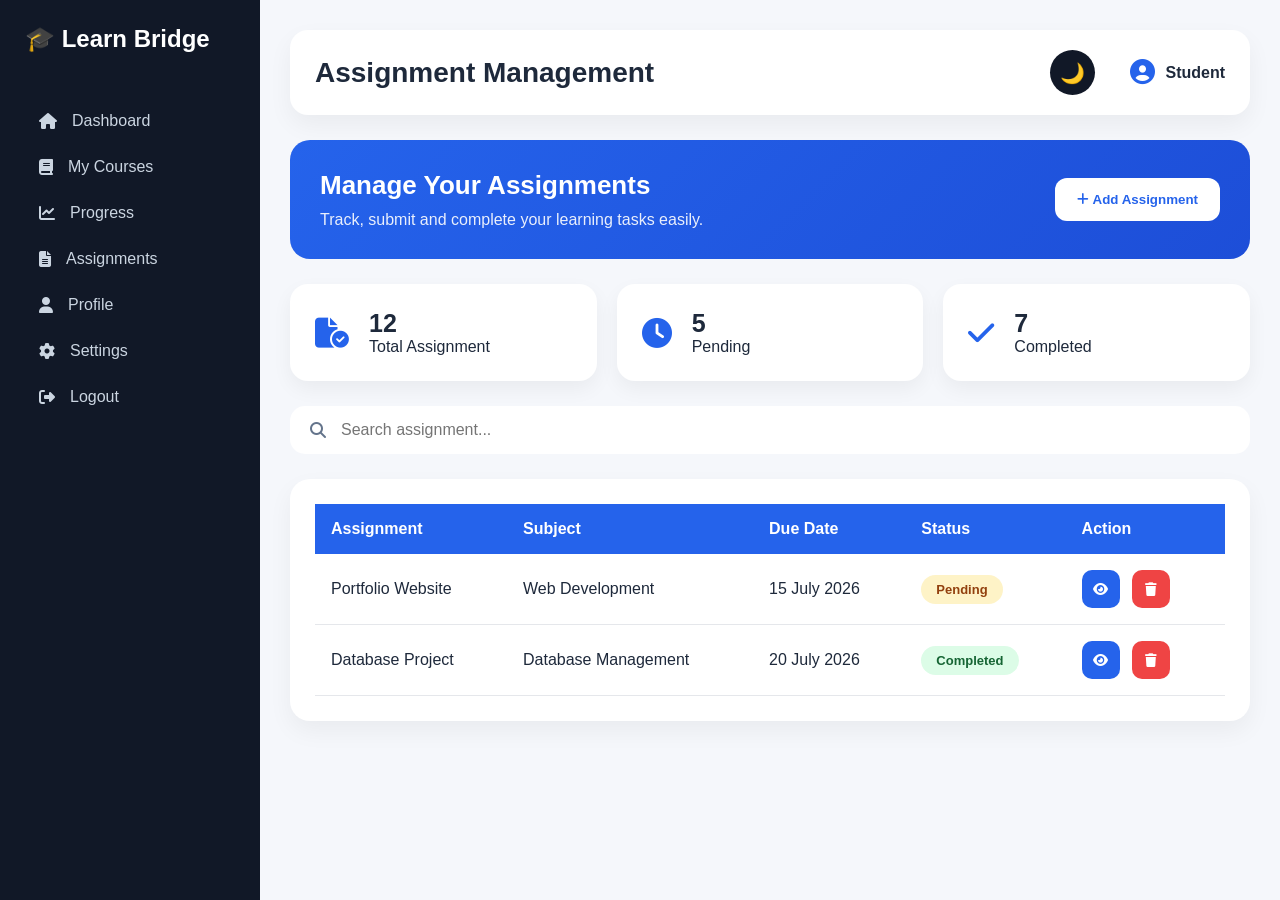
<file: assignment.html>
<!DOCTYPE html>
<html lang="en">

<head>

<meta charset="UTF-8">
<meta name="viewport" content="width=device-width, initial-scale=1.0">

<title>Assignment Management</title>


<link rel="stylesheet" href="assignment.css">


<link rel="stylesheet"
href="https://cdnjs.cloudflare.com/ajax/libs/font-awesome/6.5.2/css/all.min.css">


</head>


<body>


<div class="container">



<!-- SIDEBAR -->

<aside class="sidebar">


<div class="logo">

🎓 Learn Bridge

</div>



<ul>
<a href="dashboard.html">
<i class="fa-solid fa-house"></i> Dashboard
</a>

<a href="course.html">
<i class="fa-solid fa-book"></i> My Courses
</a>

<a href="progress.html" class="active">
<i class="fa-solid fa-chart-line"></i> Progress
</a>

<a href="assignment.html">
<i class="fa-solid fa-file-lines"></i> Assignments
</a>

<a href="profile.html">
<i class="fa-solid fa-user"></i> Profile
</a>

<a href="settings.html">
<i class="fa-solid fa-gear"></i>
Settings
</a>

<a href="login.html">
<i class="fa-solid fa-right-from-bracket"></i> Logout
</a>

</ul>


</aside>







<!-- MAIN CONTENT -->


<main class="main">



<!-- TOP BAR -->
 <header class="topbar">

<h1>
Assignment Management
</h1>


<div class="top-actions">

<button id="themeToggle" class="theme-btn">
🌙
</button>


<div class="user">

<i class="fa-solid fa-circle-user"></i>

Student

</div>

</div>


</header>







<!-- WELCOME CARD -->


<section class="welcome-card">


<div>


<h2>
Manage Your Assignments
</h2>


<p>
Track, submit and complete your learning tasks easily.
</p>


</div>


<button id="addAssignment">


<i class="fa-solid fa-plus"></i>

Add Assignment

</button>



</section>







<!-- STATS -->


<section class="stats">



<div class="stat-card">


<i class="fa-solid fa-file-circle-check"></i>


<div>

<h3>
12
</h3>


<p>
Total Assignment
</p>


</div>


</div>





<div class="stat-card">


<i class="fa-solid fa-clock"></i>


<div>

<h3>
5
</h3>


<p>
Pending
</p>


</div>


</div>






<div class="stat-card">


<i class="fa-solid fa-check"></i>


<div>

<h3>
7
</h3>


<p>
Completed
</p>


</div>


</div>



</section>









<!-- SEARCH -->


<div class="search-box">


<i class="fa-solid fa-search"></i>


<input 
type="text"
id="searchAssignment"
placeholder="Search assignment..."
>


</div>









<!-- ASSIGNMENT TABLE -->


<section class="assignment-card">


<table id="assignmentTable">



<thead>


<tr>

<th>
Assignment
</th>


<th>
Subject
</th>


<th>
Due Date
</th>


<th>
Status
</th>


<th>
Action
</th>


</tr>


</thead>





<tbody>



<tr>


<td>
Portfolio Website
</td>


<td>
Web Development
</td>


<td>
15 July 2026
</td>


<td>

<span class="status pending">

Pending

</span>

</td>



<td>


<button class="view-btn">

<i class="fa-solid fa-eye"></i>

</button>




<button class="delete-btn">

<i class="fa-solid fa-trash"></i>

</button>



</td>


</tr>







<tr>


<td>
Database Project
</td>


<td>
Database Management
</td>


<td>
20 July 2026
</td>


<td>

<span class="status completed">

Completed

</span>

</td>



<td>


<button class="view-btn">

<i class="fa-solid fa-eye"></i>

</button>




<button class="delete-btn">

<i class="fa-solid fa-trash"></i>

</button>



</td>


</tr>





</tbody>



</table>



</section>






</main>


</div>






<script src="dashboard.js"></script>


</body>


</html>
</file>
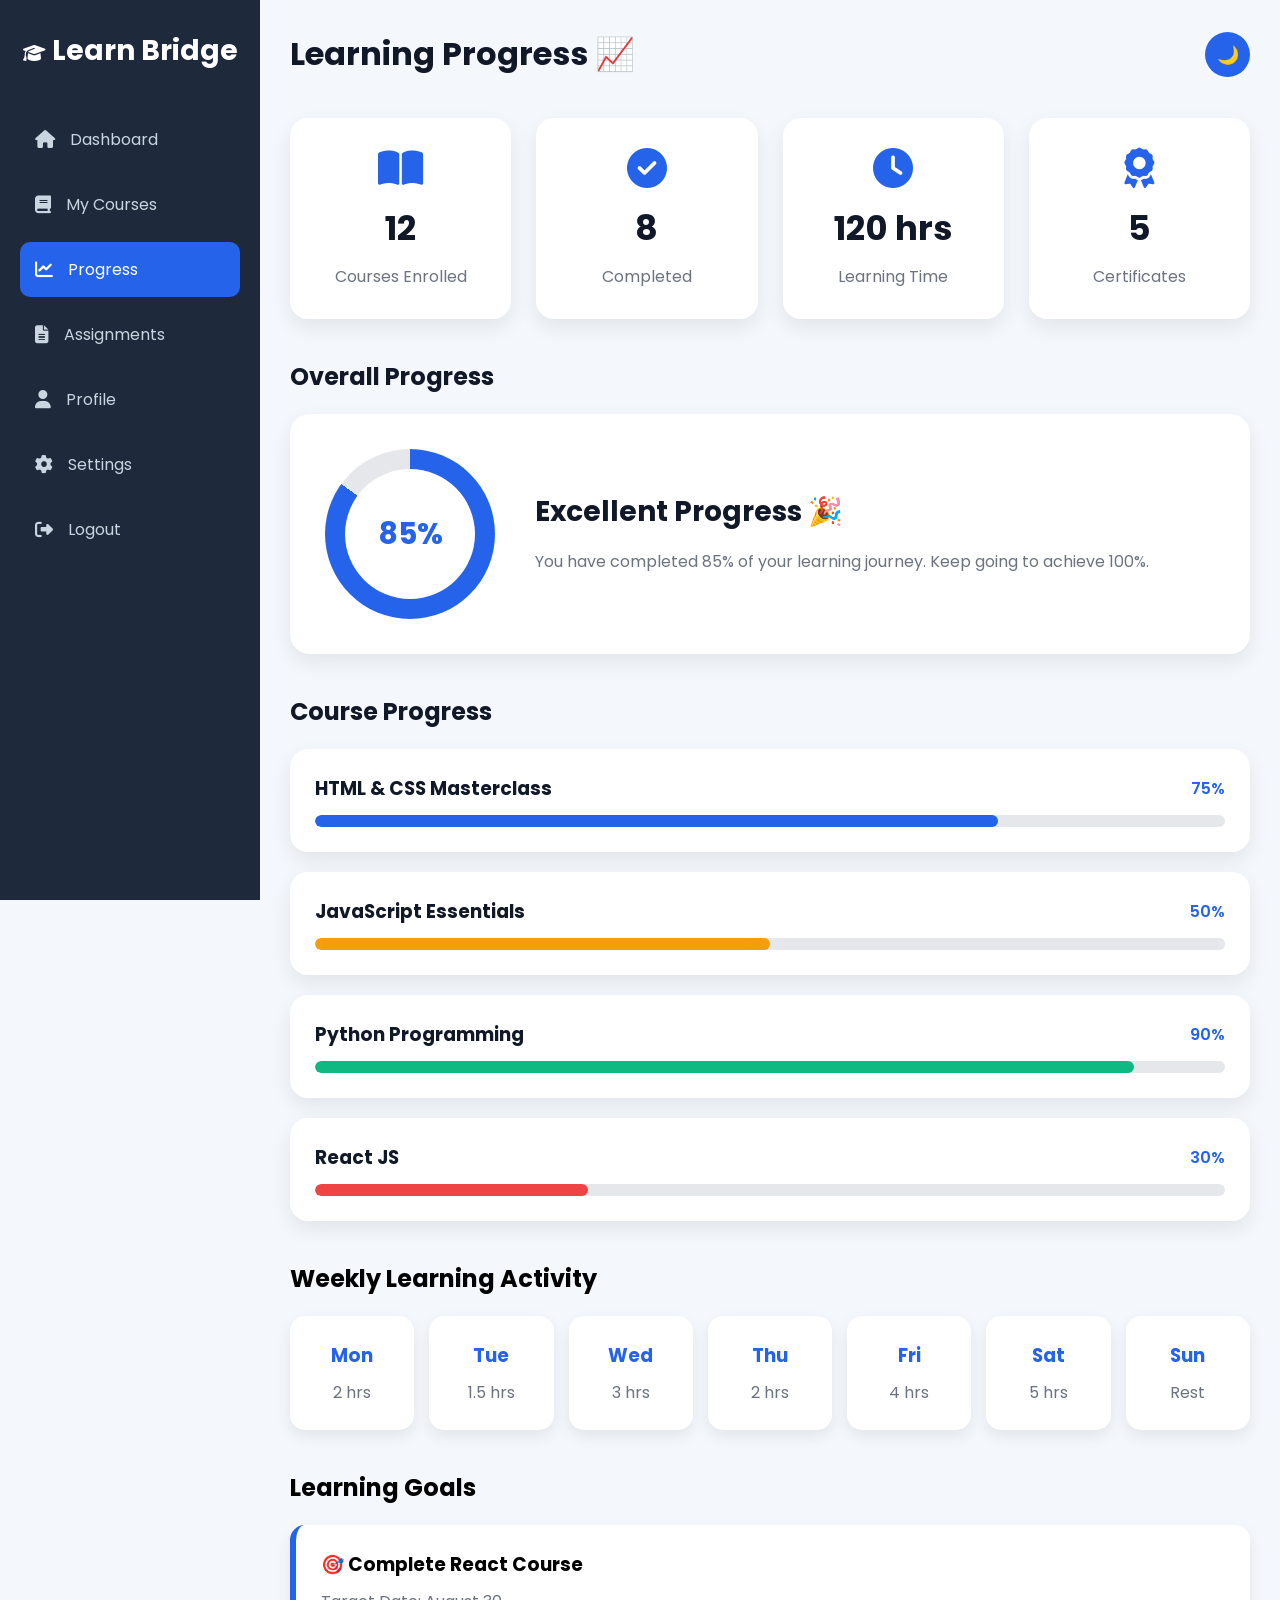
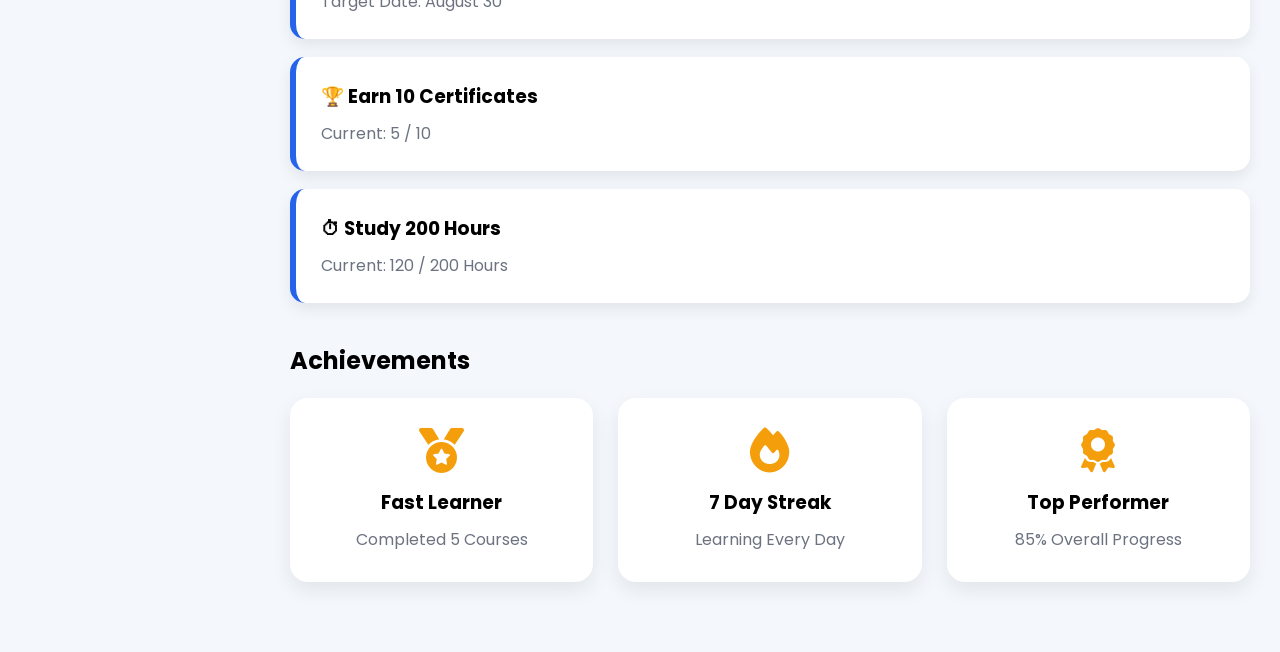
<file: progress.html>
<!DOCTYPE html>
<html lang="en">

<head>

<meta charset="UTF-8">
<meta name="viewport" content="width=device-width, initial-scale=1.0">

<title>Learning Progress | Learn Bridge</title>

<link rel="stylesheet" href= "progress.css">

<link rel="stylesheet"
href="https://cdnjs.cloudflare.com/ajax/libs/font-awesome/6.5.2/css/all.min.css">

</head>

<body>

<div class="container">

<!-- Sidebar -->

<aside class="sidebar">

<h2><i class="fa-solid fa-graduation-cap"></i> Learn Bridge</h2>

<a href="dashboard.html">
<i class="fa-solid fa-house"></i> Dashboard
</a>

<a href="course.html">
<i class="fa-solid fa-book"></i> My Courses
</a>

<a href="progress.html" class="active">
<i class="fa-solid fa-chart-line"></i> Progress
</a>

<a href="assignment.html">
<i class="fa-solid fa-file-lines"></i> Assignments
</a>

<a href="profile.html">
<i class="fa-solid fa-user"></i> Profile
</a>

<a href="settings.html">
<i class="fa-solid fa-gear"></i>
Settings
</a>

<a href="login.html">
<i class="fa-solid fa-right-from-bracket"></i> Logout
</a>

</aside>

<!-- Main -->

<div class="main">

<div class="topbar">

<h1>Learning Progress 📈</h1>

<button id="themeToggle">🌙</button>

</div>

<!-- Summary -->

<section class="summary">

<div class="summary-card">
<i class="fa-solid fa-book-open"></i>
<h2>12</h2>
<p>Courses Enrolled</p>
</div>

<div class="summary-card">
<i class="fa-solid fa-circle-check"></i>
<h2>8</h2>
<p>Completed</p>
</div>

<div class="summary-card">
<i class="fa-solid fa-clock"></i>
<h2>120 hrs</h2>
<p>Learning Time</p>
</div>

<div class="summary-card">
<i class="fa-solid fa-award"></i>
<h2>5</h2>
<p>Certificates</p>
</div>

</section>

<!-- Overall Progress -->

<section class="overall">

<h2>Overall Progress</h2>

<div class="overall-card">

<div class="circle">
85%
</div>

<div>

<h3>Excellent Progress 🎉</h3>

<p>
You have completed 85% of your learning journey.
Keep going to achieve 100%.
</p>

</div>

</div>

</section>
<!-- =========================
        COURSE PROGRESS
========================= -->

<section class="course-progress">

<h2>Course Progress</h2>

<div class="progress-card">

<div class="course-info">
<h3>HTML & CSS Masterclass</h3>
<span>75%</span>
</div>

<div class="progress-bar">
<div class="progress html"></div>
</div>

</div>

<div class="progress-card">

<div class="course-info">
<h3>JavaScript Essentials</h3>
<span>50%</span>
</div>

<div class="progress-bar">
<div class="progress js"></div>
</div>

</div>

<div class="progress-card">

<div class="course-info">
<h3>Python Programming</h3>
<span>90%</span>
</div>

<div class="progress-bar">
<div class="progress python"></div>
</div>

</div>

<div class="progress-card">

<div class="course-info">
<h3>React JS</h3>
<span>30%</span>
</div>

<div class="progress-bar">
<div class="progress react"></div>
</div>

</div>

</section>


<!-- =========================
        WEEKLY ACTIVITY
========================= -->

<section class="weekly">

<h2>Weekly Learning Activity</h2>

<div class="week-grid">

<div class="day">
<h3>Mon</h3>
<p>2 hrs</p>
</div>

<div class="day">
<h3>Tue</h3>
<p>1.5 hrs</p>
</div>

<div class="day">
<h3>Wed</h3>
<p>3 hrs</p>
</div>

<div class="day">
<h3>Thu</h3>
<p>2 hrs</p>
</div>

<div class="day">
<h3>Fri</h3>
<p>4 hrs</p>
</div>

<div class="day">
<h3>Sat</h3>
<p>5 hrs</p>
</div>

<div class="day">
<h3>Sun</h3>
<p>Rest</p>
</div>

</div>

</section>


<!-- =========================
        LEARNING GOALS
========================= -->

<section class="goals">

<h2>Learning Goals</h2>

<div class="goal-card">

<h3>🎯 Complete React Course</h3>

<p>Target Date: August 30</p>

</div>

<div class="goal-card">

<h3>🏆 Earn 10 Certificates</h3>

<p>Current: 5 / 10</p>

</div>

<div class="goal-card">

<h3>⏱ Study 200 Hours</h3>

<p>Current: 120 / 200 Hours</p>

</div>

</section>


<!-- =========================
        ACHIEVEMENTS
========================= -->

<section class="achievements">

<h2>Achievements</h2>

<div class="achievement-grid">

<div class="achievement-card">

<i class="fa-solid fa-medal"></i>

<h3>Fast Learner</h3>

<p>Completed 5 Courses</p>

</div>

<div class="achievement-card">

<i class="fa-solid fa-fire"></i>

<h3>7 Day Streak</h3>

<p>Learning Every Day</p>

</div>

<div class="achievement-card">

<i class="fa-solid fa-award"></i>

<h3>Top Performer</h3>

<p>85% Overall Progress</p>

</div>

</div>

</section>

</div>

</div>
<script src=" dashboard.js"></script>

</body>
</html>
</file>
<file: assignment.css>
/* ==========================
   RESET
========================== */

*{
    margin:0;
    padding:0;
    box-sizing:border-box;
    font-family:'Poppins',Arial,sans-serif;
}


body{

    background:#f5f7fb;
    color:#1e293b;
    transition:0.3s;

}


.container{

    display:flex;
    min-height:100vh;

}




/* ==========================
   SIDEBAR
========================== */


.sidebar{

    width:260px;
    background:#111827;
    color:white;
    padding:25px;
    position:fixed;
    height:100vh;

}


.logo{

    font-size:24px;
    font-weight:700;
    margin-bottom:45px;

}



.sidebar ul{

    list-style:none;

}



.sidebar li{

    margin:15px 0;

}



.sidebar a{

    text-decoration:none;
    color:#cbd5e1;

    display:flex;
    align-items:center;
    gap:15px;

    padding:14px;

    border-radius:12px;

    transition:.3s;

}



.sidebar a:hover,
.sidebar .active a{

    background:#2563eb;
    color:white;

}






/* ==========================
   MAIN
========================== */


.main{

    margin-left:260px;
    width:calc(100% - 260px);

    padding:30px;

}





/* ==========================
   TOPBAR
========================== */


.topbar{

    background:white;

    padding:20px 25px;

    border-radius:18px;

    display:flex;

    align-items:center;

    justify-content:space-between;

    margin-bottom:25px;

    box-shadow:0 10px 25px rgba(0,0,0,.05);

}



.topbar h1{

    font-size:28px;

}





.user{

    display:flex;

    align-items:center;

    gap:10px;

    font-weight:600;

}





.user i{

    font-size:25px;

    color:#2563eb;

}
.top-actions{

    display:flex;
    align-items:center;
    gap:15px;

}
.theme-btn{

    width:45px;
    height:45px;

    border:none;
    border-radius:50%;

    background:#111827;
    color:white;

    cursor:pointer;

    font-size:20px;

    margin-right:20px;

}
/* ==========================
   WELCOME CARD
========================== */


.welcome-card{

    background:linear-gradient(
    135deg,
    #2563eb,
    #1d4ed8
    );

    color:white;

    padding:30px;

    border-radius:20px;

    display:flex;

    justify-content:space-between;

    align-items:center;

    margin-bottom:25px;

}



.welcome-card h2{

    font-size:26px;

    margin-bottom:10px;

}



.welcome-card p{

    opacity:.9;

}




.welcome-card button{

    background:white;

    color:#2563eb;

    border:none;

    padding:14px 22px;

    border-radius:12px;

    cursor:pointer;

    font-weight:600;

}







/* ==========================
   STATS
========================== */


.stats{

    display:grid;

    grid-template-columns:repeat(3,1fr);

    gap:20px;

    margin-bottom:25px;

}



.stat-card{

    background:white;

    padding:25px;

    border-radius:18px;

    display:flex;

    align-items:center;

    gap:20px;

    box-shadow:0 8px 20px rgba(0,0,0,.05);

}



.stat-card i{

    font-size:30px;

    color:#2563eb;

}



.stat-card h3{

    font-size:25px;

}





/* ==========================
   SEARCH
========================== */


.search-box{

    background:white;

    padding:15px 20px;

    border-radius:15px;

    display:flex;

    align-items:center;

    gap:15px;

    margin-bottom:25px;

}



.search-box i{

    color:#64748b;

}



.search-box input{

    width:100%;

    border:none;

    outline:none;

    font-size:16px;

}






/* ==========================
   TABLE
========================== */


.assignment-card{

    background:white;

    padding:25px;

    border-radius:20px;

    box-shadow:0 10px 25px rgba(0,0,0,.05);

}



table{

    width:100%;

    border-collapse:collapse;

}



thead{

    background:#2563eb;

    color:white;

}



th{

    padding:16px;

    text-align:left;

}



td{

    padding:16px;

    border-bottom:1px solid #e5e7eb;

}



tr:hover{

    background:#3a97f4;

}






/* ==========================
   STATUS
========================== */


.status{

    padding:7px 15px;

    border-radius:20px;

    font-size:13px;

    font-weight:600;

}



.pending{

    background:#fef3c7;

    color:#92400e;

}



.completed{

    background:#dcfce7;

    color:#166534;

}





/* ==========================
   ACTION BUTTONS
========================== */


.view-btn,
.delete-btn{

    width:38px;

    height:38px;

    border:none;

    border-radius:10px;

    cursor:pointer;

    margin-right:8px;

    color:white;

}



.view-btn{

    background:#2563eb;

}



.delete-btn{

    background:#ef4444;

}






/* ==========================
   DARK MODE
========================== */


body.dark{

    background:#0f172a;

    color:white;

}



body.dark .topbar,
body.dark .stat-card,
body.dark .search-box,
body.dark .assignment-card{

    background:#1e293b;

    color:white;

}



body.dark .search-box input{

    background:#1e293b;

    color:white;

}



body.dark td{

    border-color:#334155;

}



body.dark tr:hover{

    background:#334155;

}







/* ==========================
   RESPONSIVE
========================== */


@media(max-width:900px){


.sidebar{

    width:80px;

}



.logo{

    font-size:0;

}



.sidebar a{

    justify-content:center;

}



.sidebar a i{

    font-size:20px;

}



.main{

    margin-left:80px;

    width:calc(100% - 80px);

}




.stats{

    grid-template-columns:1fr;

}



.welcome-card{

    flex-direction:column;

    gap:20px;

}



}
</file>
<file: progress.css>
/* ===========================
   GOOGLE FONT
=========================== */

@import url('https://fonts.googleapis.com/css2?family=Poppins:wght@300;400;500;600;700&display=swap');

/* ===========================
   RESET
=========================== */

*{
    margin:0;
    padding:0;
    box-sizing:border-box;
    font-family:'Poppins',sans-serif;
}

body{
    background:#f4f7fc;
}

.container{
    display:flex;
}

/* ===========================
   SIDEBAR
=========================== */

.sidebar{
    width:260px;
    min-height:100vh;
    background:#1e293b;
    padding:30px 20px;
    position:fixed;
    left:0;
    top:0;
}

.sidebar h2{
    color:#fff;
    text-align:center;
    margin-bottom:40px;
    font-size:28px;
}

.sidebar a{
    display:flex;
    align-items:center;
    gap:15px;
    text-decoration:none;
    color:#cbd5e1;
    padding:15px;
    border-radius:10px;
    margin-bottom:10px;
    transition:.3s;
}

.sidebar a:hover,
.sidebar a.active{
    background:#2563eb;
    color:#fff;
}

.sidebar i{
    font-size:18px;
}

/* ===========================
   MAIN
=========================== */

.main{
    margin-left:260px;
    width:calc(100% - 260px);
    padding:30px;
}

/* ===========================
   TOPBAR
=========================== */

.topbar{
    display:flex;
    justify-content:space-between;
    align-items:center;
    margin-bottom:40px;
}

.topbar h1{
    color:#111827;
}

#themeToggle{
    width:45px;
    height:45px;
    border:none;
    border-radius:50%;
    background:#2563eb;
    color:#fff;
    cursor:pointer;
    font-size:18px;
    transition:.3s;
}

#themeToggle:hover{
    transform:rotate(20deg);
    background:#1d4ed8;
}

/* ===========================
   SUMMARY CARDS
=========================== */

.summary{
    display:grid;
    grid-template-columns:repeat(auto-fit,minmax(220px,1fr));
    gap:25px;
    margin-bottom:40px;
}

.summary-card{
    background:#fff;
    padding:30px;
    border-radius:18px;
    text-align:center;
    box-shadow:0 8px 20px rgba(0,0,0,.08);
    transition:.3s;
}

.summary-card:hover{
    transform:translateY(-8px);
}

.summary-card i{
    font-size:40px;
    color:#2563eb;
    margin-bottom:15px;
}

.summary-card h2{
    font-size:34px;
    color:#111827;
    margin-bottom:10px;
}

.summary-card p{
    color:#6b7280;
}

/* ===========================
   OVERALL PROGRESS
=========================== */

.overall{
    margin-bottom:40px;
}

.overall h2{
    margin-bottom:20px;
    color:#111827;
}

.overall-card{
    background:#fff;
    border-radius:20px;
    padding:35px;
    display:flex;
    align-items:center;
    gap:40px;
    box-shadow:0 8px 20px rgba(0,0,0,.08);
}

.circle{
    width:170px;
    height:170px;
    border-radius:50%;
    background:conic-gradient(#2563eb 85%, #e5e7eb 0);
    display:flex;
    justify-content:center;
    align-items:center;
    font-size:32px;
    font-weight:700;
    color:#2563eb;
    position:relative;
}

.circle::before{
    content:"";
    position:absolute;
    width:130px;
    height:130px;
    border-radius:50%;
    background:#fff;
}

.circle{
    z-index:1;
}

.circle::after{
    content:"85%";
    position:absolute;
    font-size:30px;
    font-weight:bold;
    color:#2563eb;
}

.overall-card h3{
    font-size:28px;
    margin-bottom:15px;
    color:#111827;
}

.overall-card p{
    color:#6b7280;
    line-height:1.8;
}
/* ===========================
   COURSE PROGRESS
=========================== */

.course-progress{
    margin-bottom:40px;
}

.course-progress h2{
    margin-bottom:20px;
    color:#111827;
}

.progress-card{
    background:#fff;
    padding:25px;
    border-radius:18px;
    margin-bottom:20px;
    box-shadow:0 8px 20px rgba(0,0,0,.08);
}

.course-info{
    display:flex;
    justify-content:space-between;
    align-items:center;
    margin-bottom:12px;
}

.course-info h3{
    color:#111827;
}

.course-info span{
    color:#2563eb;
    font-weight:600;
}

.progress-bar{
    width:100%;
    height:12px;
    background:#e5e7eb;
    border-radius:20px;
    overflow:hidden;
}

.progress{
    height:100%;
    border-radius:20px;
}

.html{
    width:75%;
    background:#2563eb;
}

.js{
    width:50%;
    background:#f59e0b;
}

.python{
    width:90%;
    background:#10b981;
}

.react{
    width:30%;
    background:#ef4444;
}

/* ===========================
   WEEKLY ACTIVITY
=========================== */

.weekly{
    margin-bottom:40px;
}

.weekly h2{
    margin-bottom:20px;
}

.week-grid{
    display:grid;
    grid-template-columns:repeat(7,1fr);
    gap:15px;
}

.day{
    background:#fff;
    padding:25px;
    border-radius:15px;
    text-align:center;
    box-shadow:0 6px 15px rgba(0,0,0,.08);
    transition:.3s;
}

.day:hover{
    transform:translateY(-6px);
}

.day h3{
    color:#2563eb;
    margin-bottom:10px;
}

.day p{
    color:#6b7280;
}

/* ===========================
   GOALS
=========================== */

.goals{
    margin-bottom:40px;
}

.goals h2{
    margin-bottom:20px;
}

.goal-card{
    background:#fff;
    padding:25px;
    border-left:6px solid #2563eb;
    border-radius:15px;
    margin-bottom:18px;
    box-shadow:0 6px 15px rgba(0,0,0,.08);
}

.goal-card h3{
    margin-bottom:10px;
}

.goal-card p{
    color:#6b7280;
}

/* ===========================
   ACHIEVEMENTS
=========================== */

.achievements{
    margin-bottom:40px;
}

.achievements h2{
    margin-bottom:20px;
}

.achievement-grid{
    display:grid;
    grid-template-columns:repeat(auto-fit,minmax(250px,1fr));
    gap:25px;
}

.achievement-card{
    background:#fff;
    padding:30px;
    text-align:center;
    border-radius:18px;
    box-shadow:0 8px 20px rgba(0,0,0,.08);
    transition:.3s;
}

.achievement-card:hover{
    transform:translateY(-8px);
}

.achievement-card i{
    font-size:45px;
    color:#f59e0b;
    margin-bottom:15px;
}

.achievement-card h3{
    margin-bottom:10px;
}

.achievement-card p{
    color:#6b7280;
}

/* ===========================
   RESPONSIVE
=========================== */

@media(max-width:992px){

.sidebar{
    width:220px;
}

.main{
    margin-left:220px;
    width:calc(100% - 220px);
}

.overall-card{
    flex-direction:column;
    text-align:center;
}

.week-grid{
    grid-template-columns:repeat(4,1fr);
}

}

@media(max-width:768px){

.container{
    flex-direction:column;
}

.sidebar{
    position:relative;
    width:100%;
    min-height:auto;
}

.main{
    margin-left:0;
    width:100%;
    padding:20px;
}

.summary{
    grid-template-columns:1fr;
}

.week-grid{
    grid-template-columns:repeat(2,1fr);
}

.achievement-grid{
    grid-template-columns:1fr;
}

.circle{
    width:140px;
    height:140px;
}

.circle::before{
    width:105px;
    height:105px;
}

}

/* ===========================
   DARK THEME
=========================== */

.dark{
    background:#111827;
}

.dark .main{
    background:#111827;
}

.dark .summary-card,
.dark .overall-card,
.dark .progress-card,
.dark .day,
.dark .goal-card,
.dark .achievement-card{
    background:#1f2937;
}

.dark h1,
.dark h2,
.dark h3{
    color:#fff;
}

.dark p,
.dark span{
    color:#cbd5e1;
}

.dark .circle::before{
    background:#1f2937;
}

.dark .progress-bar{
    background:#374151;
}

/* ===========================
   ANIMATION
=========================== */

.summary-card,
.progress-card,
.day,
.goal-card,
.achievement-card{
    transition:.3s;
}

.summary-card:hover,
.progress-card:hover,
.goal-card:hover,
.achievement-card:hover{
    transform:translateY(-8px);
}
</file>
